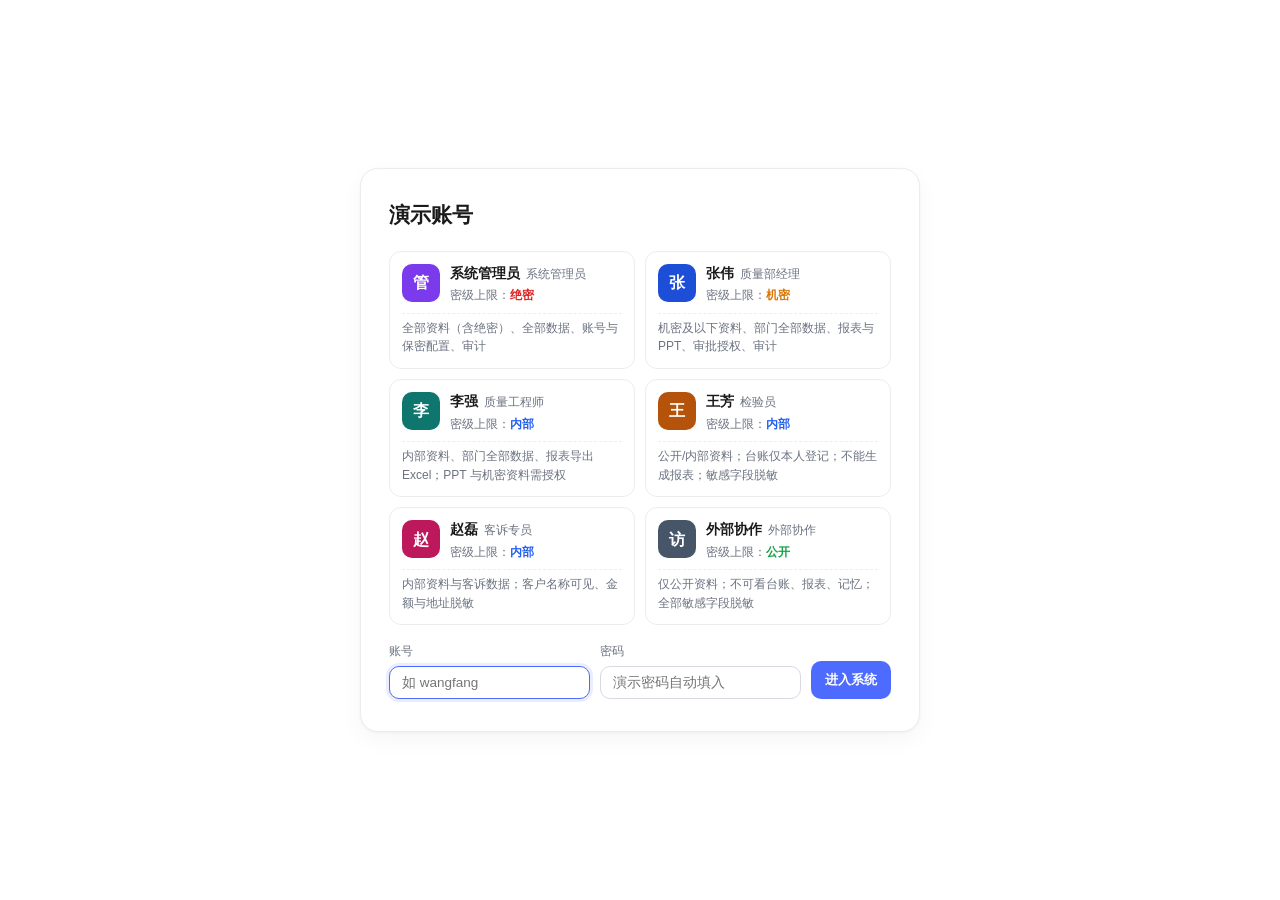
<file: index.html>
<!DOCTYPE html>
<html lang="zh-CN">
<head>
<meta charset="utf-8">
<meta name="viewport" content="width=device-width, initial-scale=1">
<title>质量部 AI 助手</title>
<link rel="stylesheet" href="./style.css">
<link rel="stylesheet" href="./deepseek-theme.css">
</head>
<body>

<!-- ==================== 登录页 ==================== -->
<div class="login-page" id="loginPage">
  <div class="login-left">
    <div class="login-brand">
      <div class="logo logo-lg">QA</div>
      <div>
        <h1>质量部 AI 助手</h1>
      </div>
    </div>
    <h2 class="login-slogan">查得准 · 有权限 · 留得住痕</h2>
    <p class="login-desc">
      同一套系统、同一批数据，登录的账号不同，能看到的资料、数据范围和可做的操作也不同。
      敏感字段自动脱敏，越权动作一律拦截并写入审计。
    </p>

    <div class="login-levels">
      <h3>资料密级</h3>
      <ul>
        <li><span class="lv-dot" style="background:#16a34a"></span><b>公开</b><span>可对外提供，如质量方针</span></li>
        <li><span class="lv-dot" style="background:#2563eb"></span><b>内部</b><span>质量部内部使用，如制度、检验记录</span></li>
        <li><span class="lv-dot" style="background:#d97706"></span><b>机密</b><span>限经理及以上或获批人员</span></li>
        <li><span class="lv-dot" style="background:#dc2626"></span><b>绝密</b><span>限管理员或专项授权</span></li>
      </ul>
      <p class="login-levels-note">越权提问不会看到内容，只提示命中了多少份受限资料。</p>
    </div>

    <div class="login-foot">质量部内部系统 · v0.3 演示 · 静态演示页：预置数据快照，非真实运行系统</div>
  </div>

  <div class="login-right">
    <div class="login-card">
      <div class="login-card-head">
        <h2 id="loginTitle">演示账号</h2>
        <p id="loginSub"></p>
      </div>

      <div class="account-grid" id="accountGrid">
        <p class="muted login-loading">正在读取演示账号…</p>
      </div>

      <form class="login-form" id="loginForm" autocomplete="off">
        <div class="login-fields">
          <label>账号
            <input id="loginUser" name="username" type="text" placeholder="如 wangfang" autocomplete="username" spellcheck="false">
          </label>
          <label>密码
            <input id="loginPass" name="password" type="password" placeholder="演示密码自动填入" autocomplete="current-password">
          </label>
          <button type="submit" class="primary login-submit" id="loginBtn">进入系统</button>
        </div>
        <p class="login-error hide" id="loginError" role="alert"></p>
        <div class="login-extra">
          <button type="button" class="ghost hide" id="loginBack">返回系统</button>
          <span class="muted" id="loginModeHint"></span>
        </div>
      </form>

    </div>
  </div>
</div>

<!-- ==================== 应用 ==================== -->
<div class="app hide" id="app">
  <div class="watermark" id="watermark" aria-hidden="true"></div>

  <header class="header">
    <div class="topbar">
      <div class="brand">
        <div class="logo">QA</div>
        <div>
          <h1>质量部 AI 助手</h1>
          
        </div>
      </div>

      <div class="top-right">
        <div class="status" id="status">
          <span class="dot" id="dot"></span>
          <span id="statusText">正在连接…</span>
          <span class="sep">|</span>
          <span id="statFiles">—</span>
        </div>

        <div class="user-pill" id="userPill" title="当前登录账号">
          <span class="avatar" id="userAvatar">王</span>
          <span class="u-name" id="userName">—</span>
          <span class="badge role" id="userRole">—</span>
          <span class="badge level" id="userLevel">—</span>
          <span class="badge grant hide" id="userGrant"></span>
        </div>

        <div class="top-actions">
          <button class="ghost" id="btnPanel" title="台账 / 报表 / 记忆 / 审计 / 权限 / 演示">台账 / 报表</button>
          <button class="ghost" id="btnMyPerm" title="查看我的权限与角色矩阵">我的权限</button>
          <button class="ghost" id="btnSwitch" title="切换演示账号">切换账号</button>
          <button class="ghost" id="btnLogout" title="退出登录">退出</button>
        </div>
      </div>
    </div>

    <div class="perm-bar" id="permBar">
      <span class="perm-text" id="permText">正在读取当前账号权限…</span>
      <button class="perm-close" id="permClose" title="关闭提示条" aria-label="关闭提示条">×</button>
    </div>
  </header>

  <div class="layout">
    <main class="chat" id="chat">
      <section class="welcome" id="welcome">
        <h2>你好</h2>

        <div class="chips" id="chips"></div>
        <p class="hint" id="welcomeMeta"></p>
      </section>
    </main>

    <aside id="panel" class="panel hide" aria-label="数据与安全侧栏">
      <div class="panel-head">
        <strong id="panelTitle">数据与安全</strong>
        <button class="icon" id="panelClose" title="关闭">×</button>
      </div>
      <div class="tabs" id="panelTabs"></div>
      <div id="panelBody" class="panel-body"><p class="muted">正在加载…</p></div>
    </aside>
  </div>

  <footer class="composer">
    <div class="inputwrap">
      <textarea id="q" rows="1" placeholder="输入问题，Enter 发送，Shift+Enter 换行"></textarea>
      <button id="send" title="发送">发送</button>
    </div>
    <div class="footnote">
      <span id="llmMode">检索模式：抽取式</span>
      <span class="sep">·</span>
      <span>静态演示：预置数据快照，不能查询新内容</span>
    </div>
  </footer>
</div>

<!-- ==================== 弹窗 ==================== -->
<div class="modal hide" id="modal" role="dialog" aria-modal="true" aria-labelledby="modalTitle">
  <div class="modal-mask" data-modal-close="1"></div>
  <div class="modal-card">
    <div class="modal-head">
      <h3 id="modalTitle">申请授权</h3>
      <button class="icon" data-modal-close="1" title="关闭" aria-label="关闭">×</button>
    </div>
    <div class="modal-body" id="modalBody"></div>
  </div>
</div>

<div class="toasts" id="toasts"></div>

<script src="./mock-api.js"></script>
<script src="./app.js"></script>
</body>
</html>
</file>
<file: style.css>
/* 质量部 AI 助手 · 演示版 v0.3 样式（无外部依赖，原生 CSS） */
:root {
  --bg: #f5f7fa;
  --card: #ffffff;
  --ink: #1f2937;
  --ink-2: #374151;
  --muted: #6b7280;
  --line: #e5e7eb;
  --brand: #1f4e78;
  --brand-2: #2c6597;
  --brand-weak: #e8f0f7;
  --brand-line: #c9d9e8;
  --warn: #b45309;
  --warn-bg: #fffbeb;
  --danger: #b91c1c;
  --radius: 14px;
  --shadow: 0 1px 2px rgba(16, 24, 40, .06), 0 8px 24px rgba(16, 24, 40, .05);
}
* { box-sizing: border-box; }
html, body { height: 100%; }
body {
  margin: 0;
  background: var(--bg);
  color: var(--ink);
  font: 15px/1.65 -apple-system, "Segoe UI", "Microsoft YaHei", "PingFang SC", sans-serif;
  overflow: hidden;
}
.hide { display: none !important; }
.muted { color: var(--muted); }
h1, h2, h3, h4 { font-weight: 650; }
button { font-family: inherit; }
button.primary {
  border: 0; background: var(--brand); color: #fff; border-radius: 8px;
  padding: 7px 14px; font-size: 13px; cursor: pointer; font-weight: 600;
}
button.primary:hover { background: var(--brand-2); }
button.primary:disabled { opacity: .55; cursor: default; }
button.ghost {
  border: 1px solid var(--line); background: #fff; color: var(--ink);
  padding: 5px 10px; border-radius: 8px; font-size: 12.5px; cursor: pointer;
}
button.ghost:hover { border-color: var(--brand); color: var(--brand); }
button.ghost.active { border-color: var(--brand); color: var(--brand); background: var(--brand-weak); }
button.ghost.danger { color: var(--danger); border-color: #fecaca; }
button.ghost.danger:hover { background: #fef2f2; border-color: var(--danger); }
button.icon {
  border: 0; background: transparent; font-size: 20px; line-height: 1;
  cursor: pointer; color: var(--muted); padding: 2px 6px;
}
button.icon:hover { color: var(--ink); }
input, select, textarea { font-family: inherit; }

/* ====================================================================
   登录页
==================================================================== */
.login-page {
  height: 100vh; overflow-y: auto; display: flex;
  background: #eef2f7;
}
.login-left {
  flex: 0 0 45%; min-width: 0;
  background:
    radial-gradient(900px 420px at 12% 0%, rgba(96, 165, 250, .18), transparent 60%),
    linear-gradient(155deg, #0d2f4d 0%, #1f4e78 48%, #0a2540 100%);
  color: #e8f1f9; padding: 46px 48px 30px; display: flex; flex-direction: column;
  position: relative; overflow: hidden;
}
.login-left::after {
  content: ""; position: absolute; inset: 0; pointer-events: none;
  background-image:
    linear-gradient(rgba(255, 255, 255, .045) 1px, transparent 1px),
    linear-gradient(90deg, rgba(255, 255, 255, .045) 1px, transparent 1px);
  background-size: 44px 44px;
  mask-image: linear-gradient(to bottom, rgba(0, 0, 0, .75), transparent 85%);
  -webkit-mask-image: linear-gradient(to bottom, rgba(0, 0, 0, .75), transparent 85%);
}
.login-left > * { position: relative; z-index: 1; }
.login-brand { display: flex; align-items: center; gap: 14px; }
.logo {
  width: 38px; height: 38px; border-radius: 10px; background: var(--brand);
  color: #fff; font-weight: 700; display: grid; place-items: center; letter-spacing: .5px;
  flex: 0 0 auto;
}
.logo-lg { width: 46px; height: 46px; border-radius: 12px; font-size: 18px; background: #fff; color: var(--brand); }
.login-brand h1 { font-size: 19px; margin: 0; color: #fff; letter-spacing: .5px; }
.login-brand p { margin: 0; font-size: 12.5px; color: rgba(232, 241, 249, .72); }
.login-slogan {
  font-size: 30px; line-height: 1.3; margin: 46px 0 12px;
  color: #fff; letter-spacing: 1px; font-weight: 700;
}
.login-desc { margin: 0; font-size: 14px; line-height: 1.9; color: rgba(232, 241, 249, .82); max-width: 440px; }
.login-levels { margin-top: 34px; max-width: 440px; }
.login-levels h3 { font-size: 12.5px; margin: 0 0 10px; color: rgba(232, 241, 249, .6); font-weight: 500; letter-spacing: 2px; }
.login-levels ul { list-style: none; margin: 0; padding: 0; display: flex; flex-direction: column; gap: 9px; }
.login-levels li { display: flex; align-items: center; gap: 8px; font-size: 12.5px; color: rgba(232, 241, 249, .7); }
.login-levels li b { color: #fff; font-weight: 600; min-width: 34px; }
.lv-dot { width: 8px; height: 8px; border-radius: 50%; flex: 0 0 8px; }
.login-levels-note { font-size: 12px; color: rgba(232, 241, 249, .55); margin: 12px 0 0; }
.login-foot { margin-top: auto; padding-top: 32px; font-size: 12px; color: rgba(232, 241, 249, .5); }

.login-right {
  flex: 1; min-width: 0; display: flex; align-items: center; justify-content: center;
  padding: 28px 32px;
}
.login-card {
  width: 100%; max-width: 660px; background: var(--card); border: 1px solid var(--line);
  border-radius: 16px; box-shadow: 0 12px 40px rgba(16, 24, 40, .10); padding: 22px 24px 16px;
}
.login-card-head h2 { margin: 0 0 4px; font-size: 19px; }
.login-card-head p { margin: 0 0 14px; font-size: 12.5px; color: var(--muted); }
.login-loading { grid-column: 1 / -1; font-size: 13px; margin: 6px 0; }
.account-grid { display: grid; grid-template-columns: repeat(2, 1fr); gap: 10px; }
.acc-card {
  text-align: left; display: grid; grid-template-columns: 38px 1fr; gap: 2px 10px;
  padding: 10px 12px; border: 1px solid var(--line); border-radius: 11px;
  background: #fff; cursor: pointer; position: relative; transition: border-color .15s, box-shadow .15s;
  font: inherit; color: var(--ink);
}
.acc-card:hover { border-color: var(--brand); box-shadow: 0 3px 12px rgba(31, 78, 120, .10); }
.acc-card.selected {
  border-color: var(--brand); background: #f6fafd;
  box-shadow: 0 0 0 2px rgba(31, 78, 120, .16);
}
.acc-card.selected::after {
  content: "✓"; position: absolute; right: 8px; top: 6px; color: var(--brand);
  font-size: 13px; font-weight: 700;
}
.acc-avatar {
  grid-row: 1 / 3; width: 38px; height: 38px; border-radius: 10px;
  display: grid; place-items: center; color: #fff; font-size: 16px; font-weight: 700;
}
.acc-name { font-size: 14px; font-weight: 650; line-height: 1.4; }
.acc-name .acc-role { font-size: 12px; font-weight: 500; color: var(--muted); margin-left: 6px; }
.acc-level { font-size: 12px; color: var(--muted); }
.acc-note {
  grid-column: 1 / -1; font-size: 12px; color: var(--muted); line-height: 1.55;
  margin-top: 5px; padding-top: 5px; border-top: 1px dashed var(--line);
}
.login-form { margin-top: 16px; }
.login-fields { display: grid; grid-template-columns: 1fr 1fr auto; gap: 10px; align-items: end; }
.login-fields label { font-size: 12px; color: var(--muted); display: flex; flex-direction: column; gap: 4px; }
.login-fields input {
  border: 1px solid var(--line); border-radius: 8px; padding: 8px 10px;
  font-size: 13.5px; color: var(--ink); outline: none; background: #fff; min-width: 0;
}
.login-fields input:focus { border-color: var(--brand); box-shadow: 0 0 0 2px rgba(31, 78, 120, .10); }
.login-submit { height: 36px; padding: 0 18px; font-size: 13.5px; }
.login-error { margin: 10px 0 0; color: var(--danger); font-size: 12.5px; background: #fef2f2; border: 1px solid #fecaca; border-radius: 8px; padding: 6px 10px; }
.login-extra { display: flex; align-items: center; gap: 10px; margin-top: 10px; font-size: 12px; }
.login-tip { margin: 14px 0 0; font-size: 12px; color: #9ca3af; }

/* ====================================================================
   应用框架 / 顶栏
==================================================================== */
.app { height: 100vh; display: flex; flex-direction: column; overflow: hidden; }
.header { position: sticky; top: 0; z-index: 20; background: var(--card); border-bottom: 1px solid var(--line); flex: 0 0 auto; }
.topbar {
  display: flex; align-items: center; justify-content: space-between;
  gap: 14px; padding: 10px 22px; flex-wrap: wrap;
}
.brand { display: flex; align-items: center; gap: 12px; min-width: 0; }
.topbar h1 { font-size: 16px; margin: 0; font-weight: 650; }
.sub { margin: 0; font-size: 12px; color: var(--muted); }
.top-right { display: flex; align-items: center; gap: 10px; flex-wrap: wrap; justify-content: flex-end; }
.status { display: flex; align-items: center; gap: 8px; font-size: 12.5px; color: var(--muted); flex-wrap: wrap; }
.dot { width: 8px; height: 8px; border-radius: 50%; background: #9ca3af; flex: 0 0 8px; }
.dot.ok { background: #10b981; }
.dot.busy { background: #f59e0b; animation: pulse 1.2s infinite; }
.dot.bad { background: #ef4444; }
@keyframes pulse { 50% { opacity: .35; } }
.sep { color: #d1d5db; }
.user-pill {
  display: flex; align-items: center; gap: 6px; padding: 3px 9px 3px 3px;
  background: #f8fafc; border: 1px solid var(--line); border-radius: 999px;
  max-width: 100%;
}
.user-pill .avatar {
  width: 27px; height: 27px; border-radius: 50%; display: grid; place-items: center;
  color: #fff; font-size: 12.5px; font-weight: 700; flex: 0 0 27px; background: var(--brand);
}
.user-pill .u-name { font-size: 13px; font-weight: 600; white-space: nowrap; }
.badge {
  font-size: 12px; line-height: 1.5; border-radius: 999px; padding: 0 8px;
  border: 1px solid transparent; white-space: nowrap;
}
.badge.grant { color: #047857; background: #ecfdf5; border-color: #a7f3d0; }
.top-actions { display: flex; gap: 6px; flex-wrap: wrap; }
.top-actions .ghost { padding: 5px 9px; font-size: 12.5px; }

/* 权限提示条 */
.perm-bar {
  display: flex; align-items: center; gap: 10px; padding: 6px 22px;
  background: #eef4fa; border-top: 1px solid #e3edf6; font-size: 12.5px; color: #24476a;
}
.perm-text { flex: 1; min-width: 0; line-height: 1.5; }
.perm-text b { font-weight: 650; }
.perm-text .grant-text { color: #047857; font-weight: 600; }
.perm-close {
  border: 0; background: transparent; color: #5b7c9c; cursor: pointer;
  font-size: 16px; line-height: 1; padding: 0 4px; flex: 0 0 auto;
}
.perm-close:hover { color: var(--brand); }

/* 水印 */
.watermark {
  position: fixed; inset: 0; z-index: 30; pointer-events: none;
  opacity: .055; background-repeat: repeat; background-position: 0 0;
}

/* ====================================================================
   对话区
==================================================================== */
.layout { flex: 1; display: flex; min-height: 0; }
.chat { flex: 1; overflow-y: auto; padding: 22px 22px 8px; min-width: 0; }
.welcome { max-width: 780px; margin: 5vh auto 0; text-align: center; }
.welcome.hide { display: none; }
.welcome h2 { font-size: 22px; margin: 0 0 8px; }
.welcome p { color: var(--muted); margin: 0 auto 18px; max-width: 600px; }
.chips { display: flex; flex-wrap: wrap; gap: 8px; justify-content: center; }
.chip {
  border: 1px solid var(--line); background: #fff; padding: 7px 14px;
  border-radius: 999px; font-size: 13px; cursor: pointer; color: var(--ink-2);
  transition: .15s;
}
.chip:hover { border-color: var(--brand); color: var(--brand); background: var(--brand-weak); }
.hint { font-size: 12px; color: #9ca3af; margin-top: 18px; line-height: 1.7; }

.msg { max-width: 880px; margin: 0 auto 20px; display: flex; gap: 12px; animation: fadein .12s ease-out; }
@keyframes fadein { from { opacity: 0; transform: translateY(3px); } to { opacity: 1; transform: none; } }
.msg .avatar {
  width: 30px; height: 30px; border-radius: 8px; flex: 0 0 30px;
  display: grid; place-items: center; font-size: 12.5px; font-weight: 700;
}
.msg.user { flex-direction: row-reverse; }
.msg.user .avatar { background: #e0f2fe; color: #0369a1; }
.msg.bot .avatar { background: var(--brand-weak); color: var(--brand); }
.bubble {
  background: var(--card); border: 1px solid var(--line); border-radius: var(--radius);
  padding: 14px 16px; box-shadow: var(--shadow); max-width: 100%; overflow-wrap: anywhere;
}
.msg.user .bubble { background: #eff6ff; border-color: #dbeafe; }
.bubble.refused { background: var(--warn-bg); border-color: #fde68a; }
.bubble.restricted {
  background: #fff7f7; border: 1.5px solid #dc2626;
  box-shadow: 0 0 0 3px rgba(220, 38, 38, .06), var(--shadow);
}
.restricted-head {
  display: flex; align-items: center; gap: 6px; color: var(--danger);
  font-size: 13px; font-weight: 700; margin-bottom: 7px;
}
.restricted-head svg { flex: 0 0 auto; }
.restricted-sub { font-weight: 500; color: #b45309; font-size: 12px; }
.restricted-actions { margin-top: 10px; display: flex; gap: 8px; flex-wrap: wrap; }
.bubble p { margin: 0 0 9px; }
.bubble p:last-child { margin-bottom: 0; }
.bubble ul { margin: 4px 0 10px; padding-left: 20px; }
.bubble li { margin: 3px 0; }
.bubble blockquote {
  margin: 10px 0 0; padding: 8px 12px; border-left: 3px solid var(--brand);
  background: #f9fafb; color: var(--muted); font-size: 13px; border-radius: 0 8px 8px 0;
}
.meta { font-size: 12px; color: var(--muted); margin-top: 10px; display: flex; gap: 7px; flex-wrap: wrap; align-items: center; }
.tag { background: #f3f4f6; border-radius: 6px; padding: 1px 7px; font-size: 12px; line-height: 1.7; }
.tag.mem { background: var(--brand-weak); color: var(--brand); }
.tag.slow { background: #fef3c7; color: var(--warn); }
.tag.leveltag { border: 1px solid transparent; }
.tag.masktag { background: #eff6ff; color: #1d4ed8; }
.tag.warntag {
  background: #fff7ed; color: #b45309; border: 1px solid #fdba74; cursor: pointer;
  font-family: inherit;
}
.tag.warntag:hover { background: #ffedd5; }
.denied-box {
  margin-top: 8px; font-size: 12.5px; color: #7c2d12; background: #fff7ed;
  border: 1px solid #fed7aa; border-radius: 8px; padding: 8px 10px; line-height: 1.7;
}
.denied-box p { margin: 0 0 6px; }
.denied-box .apply-btn { padding: 4px 12px; font-size: 12.5px; }
.meta.tips { color: #92400e; display: block; }
.meta.tips span { display: block; margin-top: 3px; }
.typing::after { content: "▍"; animation: blink 1s steps(1) infinite; }
@keyframes blink { 50% { opacity: 0; } }

/* 系统提示（模拟保存后的倒计时提示） */
.msg.sys { justify-content: center; }
.sys-bubble {
  font-size: 12.5px; color: var(--brand); background: var(--brand-weak);
  border: 1px dashed var(--brand-line); border-radius: 999px; padding: 5px 16px;
  text-align: center;
}

/* 来源卡片 */
.sources { max-width: 880px; margin: -8px auto 24px; }
.sources h4 { font-size: 12.5px; color: var(--muted); margin: 0 0 8px 42px; font-weight: 500; }
.src {
  display: flex; gap: 10px; padding: 10px 12px; background: #fff;
  border: 1px solid var(--line); border-radius: 10px; margin-left: 42px; margin-bottom: 8px;
}
.src .idx {
  flex: 0 0 22px; height: 22px; border-radius: 6px; background: var(--brand-weak);
  color: var(--brand); font-size: 12px; font-weight: 700; display: grid; place-items: center;
}
.src .body { flex: 1; min-width: 0; }
.src .name { font-weight: 600; font-size: 13.5px; }
.src .loc { font-size: 12px; color: var(--brand); margin: 2px 0 4px; }
.src .excerpt { font-size: 12.5px; color: var(--muted); }
.src .path { font-size: 12px; color: #9ca3af; word-break: break-all; margin-top: 4px; }
.src .ops { display: flex; flex-direction: column; gap: 6px; }
.src .ops button {
  border: 1px solid var(--line); background: #fff; border-radius: 6px; font-size: 12px;
  padding: 3px 8px; cursor: pointer; color: #4b5563; white-space: nowrap;
}
.src .ops button:hover { border-color: var(--brand); color: var(--brand); }
.src-level {
  display: inline-block; font-size: 12px; border-radius: 4px; padding: 0 6px;
  margin-left: 6px; border: 1px solid transparent; vertical-align: 1px;
}
.sources.in-bubble { margin: 12px 0 0; max-width: none; }
.sources.in-bubble h4 { margin-left: 0; }
.sources.in-bubble .src { margin-left: 0; }
sup.cite { color: var(--brand); font-size: 12px; margin: 0 1px; vertical-align: 1px; }

/* 报表卡片 */
.report {
  margin-top: 12px; border: 1px solid var(--line); border-radius: 10px;
  padding: 10px 12px; background: #f9fafb;
}
.report .kpis { display: flex; flex-wrap: wrap; gap: 8px; }
.report .kpis span {
  background: #fff; border: 1px solid var(--line); border-radius: 8px;
  padding: 4px 10px; font-size: 12px; color: var(--muted);
}
.report .kpis b { display: block; font-size: 15px; color: var(--brand); }
.report .files { display: flex; gap: 6px; flex-wrap: wrap; margin-top: 8px; align-items: center; }
.report .muted { color: var(--muted); font-size: 12px; margin-top: 6px; }
a.dl {
  display: inline-block; background: var(--brand-weak); color: var(--brand);
  border-radius: 6px; padding: 3px 10px; font-size: 12.5px; text-decoration: none;
}
a.dl:hover { background: var(--brand); color: #fff; }
.file-denied {
  display: inline-block; background: #f3f4f6; color: #9ca3af; border: 1px solid var(--line);
  border-radius: 6px; padding: 3px 10px; font-size: 12.5px; cursor: not-allowed;
}

/* ====================================================================
   输入区
==================================================================== */
.composer { padding: 10px 22px 14px; background: linear-gradient(to top, var(--bg) 60%, transparent); flex: 0 0 auto; }
.inputwrap {
  max-width: 880px; margin: 0 auto; display: flex; gap: 10px; align-items: flex-end;
  background: #fff; border: 1px solid var(--line); border-radius: 14px; padding: 8px 8px 8px 14px;
  box-shadow: var(--shadow);
}
.inputwrap:focus-within { border-color: var(--brand); }
textarea#q {
  flex: 1; border: 0; outline: 0; resize: none; font: inherit; max-height: 150px;
  padding: 6px 0; background: transparent; color: var(--ink);
}
#send {
  border: 0; background: var(--brand); color: #fff; border-radius: 10px;
  padding: 9px 18px; font-size: 14px; cursor: pointer; font-weight: 600;
}
#send:disabled { opacity: .5; cursor: default; }
.footnote {
  max-width: 880px; margin: 8px auto 0; font-size: 12px; color: #9ca3af;
  display: flex; gap: 8px; flex-wrap: wrap;
}

/* ====================================================================
   侧栏
==================================================================== */
.panel {
  width: 420px; flex: 0 0 420px; background: var(--card);
  border-left: 1px solid var(--line); display: flex; flex-direction: column;
  min-height: 0;
}
.panel.hide { display: none; }
.panel-head {
  display: flex; align-items: center; justify-content: space-between;
  padding: 11px 16px; border-bottom: 1px solid var(--line);
}
.panel-head strong { font-size: 14px; }
.tabs { display: flex; gap: 2px; padding: 7px 10px 0; border-bottom: 1px solid var(--line); overflow-x: auto; }
.tab {
  border: 0; background: transparent; padding: 8px 9px; font-size: 12.5px;
  color: var(--muted); cursor: pointer; border-bottom: 2px solid transparent; white-space: nowrap;
}
.tab:hover { color: var(--brand); }
.tab.active { color: var(--brand); border-bottom-color: var(--brand); font-weight: 600; }
.panel-body { padding: 13px 15px 28px; overflow-y: auto; flex: 1; font-size: 13px; }
.panel-body h4 { font-size: 12.5px; margin: 15px 0 8px; color: var(--ink-2); }
.panel-body .muted { color: var(--muted); }
.panel-body .bad { color: var(--danger); }
.panel-empty { color: var(--muted); font-size: 12.5px; line-height: 1.8; background: #f8fafc; border: 1px dashed var(--line); border-radius: 10px; padding: 12px; }
.p-actions { display: flex; flex-wrap: wrap; gap: 6px; margin-bottom: 12px; }
.p-actions .primary {
  border: 0; background: var(--brand); color: #fff; border-radius: 8px;
  padding: 6px 12px; font-size: 12.5px; cursor: pointer;
}
.p-actions .ghost, a.ghost {
  border: 1px solid var(--line); background: #fff; color: var(--ink);
  border-radius: 8px; padding: 5px 10px; font-size: 12.5px; cursor: pointer;
  text-decoration: none; display: inline-block;
}
.p-actions .ghost:hover, a.ghost:hover { border-color: var(--brand); color: var(--brand); }
.p-kpis { display: grid; grid-template-columns: repeat(4, 1fr); gap: 8px; margin: 10px 0 12px; }
.p-kpis > div {
  background: #f8fafc; border: 1px solid var(--line); border-radius: 10px;
  padding: 8px 4px; text-align: center;
}
.p-kpis b { display: block; font-size: 17px; color: var(--brand); }
.p-kpis span { font-size: 12px; color: var(--muted); }
.p-table { width: 100%; border-collapse: collapse; font-size: 12.5px; }
.p-table th, .p-table td { padding: 6px 4px; border-bottom: 1px solid var(--line); text-align: left; }
.p-table th { font-weight: 500; color: var(--muted); font-size: 12px; }
.p-table .r { text-align: right; }
.state { font-size: 12px; padding: 0 6px; border-radius: 999px; background: #f3f4f6; white-space: nowrap; }
.state.ok { background: #dcfce7; color: #166534; }
.state.error { background: #fee2e2; color: #991b1b; }
.state.empty { background: #fef3c7; color: #92400e; }
.state.missing { background: #e5e7eb; color: #4b5563; }
.badge-count { background: #fee2e2; color: #991b1b; border-radius: 999px; padding: 0 6px; font-size: 12px; }
.conflicts, .versions, .events { margin: 0; padding-left: 0; list-style: none; }
.conflicts li, .versions li, .events li {
  padding: 6px 0; border-bottom: 1px dashed var(--line); font-size: 12.5px;
  display: flex; justify-content: space-between; gap: 8px; align-items: flex-start;
}
.conflicts code { font-size: 12px; color: #6b7280; word-break: break-all; }
.pathline { font-size: 12px; color: var(--muted); margin: 4px 0; }
.pathline code { word-break: break-all; }
button.mini {
  border: 1px solid var(--line); background: #fff; border-radius: 6px;
  font-size: 12px; padding: 2px 8px; cursor: pointer; color: #4b5563;
}
button.mini:hover { border-color: var(--brand); color: var(--brand); }
.scope-banner {
  background: var(--brand-weak); border: 1px solid var(--brand-line); border-radius: 9px;
  padding: 7px 10px; font-size: 12.5px; color: var(--brand); margin-bottom: 10px; line-height: 1.6;
}
.scope-banner b { font-weight: 650; }
.scope-banner .hidden-note { color: #b45309; display: block; }
.rec-search { display: flex; gap: 6px; margin: 8px 0; }
.rec-search input {
  flex: 1; min-width: 0; border: 1px solid var(--line); border-radius: 7px;
  padding: 5px 8px; font-size: 12.5px;
}
.rec-hit { font-size: 12px; color: var(--muted); margin: 4px 0; }
.p-report { border: 1px solid var(--line); border-radius: 10px; padding: 10px 12px; margin-bottom: 10px; }
.p-report .t { font-weight: 600; margin-bottom: 2px; font-size: 13px; }
.p-report .links { margin-top: 6px; display: flex; gap: 6px; flex-wrap: wrap; }
.terms { display: flex; flex-wrap: wrap; gap: 6px; }
.term { background: #f3f4f6; border-radius: 999px; padding: 2px 9px; font-size: 12px; }
.p-msg { background: #ecfdf5; color: #065f46; border-radius: 8px; padding: 6px 10px; margin-bottom: 10px; font-size: 12.5px; }
.p-msg.bad { background: #fef2f2; color: #991b1b; }

/* 审计 */
.audit-filters { display: flex; gap: 6px; margin: 8px 0; flex-wrap: wrap; }
.audit-filters select, .audit-filters input {
  border: 1px solid var(--line); border-radius: 7px; padding: 5px 7px;
  font-size: 12.5px; background: #fff; min-width: 0;
}
.audit-filters input { flex: 1; }
.audit-table { width: 100%; border-collapse: collapse; font-size: 12px; table-layout: fixed; }
.audit-table th, .audit-table td { padding: 5px 4px; border-bottom: 1px solid var(--line); text-align: left; vertical-align: top; }
.audit-table th { color: var(--muted); font-weight: 500; }
.audit-table td.detail { color: var(--ink-2); word-break: break-all; }
.audit-table .col-time { width: 64px; }
.audit-table .col-user { width: 58px; }
.audit-table .col-act { width: 64px; }
.audit-table .col-res { width: 42px; }
.res-ok { color: #047857; }
.res-denied { color: var(--danger); font-weight: 600; }
.res-error { color: var(--warn); }
.pending-wrap { margin-bottom: 12px; }
.pending-card {
  border: 1px solid #fcd34d; background: #fffbeb; border-radius: 10px;
  padding: 9px 11px; margin-bottom: 8px; font-size: 12.5px;
}
.pending-head { display: flex; justify-content: space-between; gap: 8px; align-items: center; margin-bottom: 4px; }
.pending-who { font-weight: 650; }
.pending-reason { color: #7c2d12; background: #fff; border: 1px solid #fde68a; border-radius: 6px; padding: 5px 8px; margin: 5px 0; line-height: 1.6; }
.pending-ops { display: flex; gap: 6px; align-items: center; flex-wrap: wrap; }
.pending-ops select, .pending-ops input {
  border: 1px solid var(--line); border-radius: 6px; padding: 3px 6px;
  font-size: 12px; background: #fff; min-width: 0;
}
.pending-ops input { flex: 1; min-width: 90px; }
.pending-ops .primary { padding: 4px 10px; font-size: 12px; }
.pending-ops .ghost { padding: 3px 9px; font-size: 12px; }

/* 权限页 */
.perm-card { border: 1px solid var(--brand-line); border-radius: 11px; background: #f7fafd; padding: 11px 12px; margin-bottom: 12px; }
.perm-card .who { display: flex; align-items: center; gap: 8px; flex-wrap: wrap; margin-bottom: 6px; }
.perm-card .who b { font-size: 14px; }
.perm-card .kv { display: grid; grid-template-columns: 76px 1fr; gap: 4px 8px; font-size: 12.5px; line-height: 1.7; }
.perm-card .kv .k { color: var(--muted); }
.feature-grid { display: grid; grid-template-columns: repeat(2, 1fr); gap: 4px 8px; margin-top: 8px; font-size: 12.5px; }
.feature-grid span { display: flex; align-items: center; gap: 5px; }
.feature-grid .yes { color: #047857; font-weight: 700; }
.feature-grid .no { color: #cbd5e1; font-weight: 700; }
.matrix-wrap { overflow-x: auto; border: 1px solid var(--line); border-radius: 9px; }
.matrix { border-collapse: collapse; font-size: 12px; min-width: 660px; }
.matrix th, .matrix td { border-bottom: 1px solid var(--line); padding: 5px 6px; text-align: center; white-space: nowrap; }
.matrix thead th { background: #f8fafc; color: var(--muted); font-weight: 500; font-size: 12px; }
.matrix td.role, .matrix th.role { text-align: left; position: sticky; left: 0; background: #fff; z-index: 1; min-width: 96px; }
.matrix thead th.role { background: #f8fafc; z-index: 2; }
.matrix tr.own td { background: #eef4fa; }
.matrix tr.own td.role { background: #e3eef8; font-weight: 650; }
.matrix .yes { color: #059669; font-weight: 700; }
.matrix .no { color: #cbd5e1; }
.level-legend { display: flex; flex-direction: column; gap: 6px; margin-top: 8px; }
.level-legend li { display: flex; align-items: center; gap: 7px; font-size: 12.5px; color: var(--ink-2); list-style: none; }
.level-legend .lv-dot { width: 9px; height: 9px; border-radius: 50%; flex: 0 0 9px; }
.level-legend b { min-width: 34px; }
.level-legend .desc { color: var(--muted); }

/* 演示控制台 */
.demo-head { margin-bottom: 10px; }
.demo-head h3 { margin: 0 0 4px; font-size: 14px; }
.demo-head p { margin: 0 0 8px; font-size: 12.5px; color: var(--muted); line-height: 1.7; }
.sc-card {
  border: 1px solid var(--line); border-radius: 11px; padding: 10px 12px;
  margin-bottom: 9px; background: #fff; transition: border-color .15s, box-shadow .15s;
}
.sc-card.active { border-color: var(--brand); background: #f7fafd; box-shadow: 0 0 0 2px rgba(31, 78, 120, .14); }
.sc-head { display: flex; align-items: center; gap: 7px; flex-wrap: wrap; font-size: 12px; color: var(--muted); margin-bottom: 4px; }
.sc-id { background: var(--brand); color: #fff; border-radius: 5px; padding: 0 6px; font-weight: 700; font-size: 12px; }
.sc-phase { color: var(--brand); }
.sc-min { margin-left: auto; }
.sc-title { font-size: 13.5px; font-weight: 650; margin-bottom: 5px; line-height: 1.5; }
.sc-line { font-size: 12.5px; line-height: 1.7; color: var(--ink-2); }
.sc-line b { font-weight: 600; }
.sc-q { color: var(--brand); background: var(--brand-weak); border-radius: 6px; padding: 3px 7px; margin: 5px 0; font-size: 12.5px; }
.sc-why, .sc-expect { font-size: 12.5px; color: var(--muted); line-height: 1.7; }
.sc-why b, .sc-expect b { color: var(--ink-2); font-weight: 600; }
.sc-ops { display: flex; gap: 6px; margin-top: 8px; flex-wrap: wrap; }
.sc-ops .primary { padding: 4px 12px; font-size: 12.5px; }
.sc-ops .ghost { padding: 3px 10px; font-size: 12.5px; }
.sc-ops .countdown { color: var(--warn); font-size: 12px; align-self: center; }
.demo-foot { font-size: 12px; color: #9ca3af; margin-top: 10px; }

/* ====================================================================
   弹窗 / 提示
==================================================================== */
.modal { position: fixed; inset: 0; z-index: 60; display: flex; align-items: center; justify-content: center; }
.modal-mask { position: absolute; inset: 0; background: rgba(15, 23, 42, .45); }
.modal-card {
  position: relative; width: 460px; max-width: 92vw; max-height: 88vh; overflow: auto;
  background: #fff; border-radius: 14px; box-shadow: 0 24px 60px rgba(15, 23, 42, .28);
  animation: modalIn .15s ease-out;
}
@keyframes modalIn { from { opacity: 0; transform: translateY(6px) scale(.99); } to { opacity: 1; transform: none; } }
.modal-head {
  display: flex; align-items: center; justify-content: space-between;
  padding: 14px 18px; border-bottom: 1px solid var(--line);
}
.modal-head h3 { margin: 0; font-size: 15px; }
.modal-body { padding: 14px 18px 18px; font-size: 13px; }
.modal-row { display: flex; align-items: center; gap: 8px; margin-bottom: 8px; font-size: 13px; }
.modal-label { display: block; font-size: 12.5px; color: var(--ink-2); margin-top: 10px; }
.modal-label .req { color: var(--danger); }
.modal-label .muted { font-weight: 400; margin-left: 6px; font-size: 12px; }
.modal-label textarea {
  display: block; width: 100%; margin-top: 6px; border: 1px solid var(--line);
  border-radius: 8px; padding: 8px 10px; font-size: 13px; resize: vertical;
  min-height: 76px; outline: none; color: var(--ink);
}
.modal-label textarea:focus { border-color: var(--brand); box-shadow: 0 0 0 2px rgba(31, 78, 120, .10); }
.modal-actions { display: flex; justify-content: flex-end; gap: 8px; margin-top: 14px; }
.modal-error { margin: 8px 0 0; color: var(--danger); font-size: 12.5px; }
.modal-hint { color: var(--muted); font-size: 12.5px; line-height: 1.7; margin: 6px 0 0; }

.toasts {
  position: fixed; left: 50%; bottom: 92px; transform: translateX(-50%);
  z-index: 200; display: flex; flex-direction: column; gap: 8px; align-items: center;
  pointer-events: none; max-width: 90vw;
}
.toast {
  background: #111827; color: #fff; border-radius: 999px; padding: 8px 18px;
  font-size: 13px; box-shadow: var(--shadow); animation: fadein .12s ease-out;
  max-width: 620px; text-align: center;
}
.toast.bad { background: #b91c1c; }
.toast.good { background: #065f46; }

/* ====================================================================
   响应式
==================================================================== */
@media (max-width: 1500px) {
  .login-left { flex-basis: 44%; padding: 38px 40px 26px; }
  .login-slogan { font-size: 27px; margin-top: 38px; }
}
@media (max-width: 1200px) {
  .login-left { flex-basis: 42%; padding: 30px 32px 22px; }
  .login-card { max-width: 600px; }
  .topbar { padding: 9px 16px; }
  .perm-bar { padding: 6px 16px; }
  .chat { padding: 18px 16px 6px; }
  .composer { padding: 8px 16px 12px; }
}
@media (max-width: 1000px) {
  .login-page { flex-direction: column; }
  .login-left { flex: 0 0 auto; padding: 26px 26px 22px; }
  .login-slogan { margin-top: 22px; font-size: 24px; }
  .login-levels { display: none; }
  .login-foot { padding-top: 16px; }
  .login-right { padding: 18px 16px 30px; }
  .login-card { max-width: 720px; }
}
@media (max-width: 900px) {
  .panel {
    position: fixed; right: 0; top: 0; bottom: 0; width: min(94vw, 420px);
    z-index: 50; box-shadow: -8px 0 30px rgba(0, 0, 0, .12);
  }
  .top-right { gap: 7px; }
  .status #statusText { display: none; }
  .status .sep { display: none; }
}
@media (max-width: 720px) {
  .account-grid { grid-template-columns: 1fr; }
  .login-fields { grid-template-columns: 1fr; }
  .login-submit { width: 100%; }
  .p-kpis { grid-template-columns: repeat(2, 1fr); }
  .src { margin-left: 0; }
  .sources h4 { margin-left: 0; }
}
</file>
<file: deepseek-theme.css>
/* ==========================================================================
   DeepSeek 风格主题（覆盖层）
   只改视觉，不动结构：布局、配色、圆角、字号参照 DeepSeek 对话界面。
   加载顺序：style.css → 本文件。
   ========================================================================== */

:root {
  --bg: #ffffff;
  --card: #ffffff;
  --ink: #1a1a1a;
  --ink-2: #3a3a3a;
  --muted: #6b7280;
  --line: #ececf1;
  --brand: #4d6bfe;
  --brand-2: #3b5bdb;
  --brand-weak: #eef2ff;
  --brand-line: #dbe3ff;
  --warn: #b45309;
  --warn-bg: #fffbeb;
  --danger: #d33;
  --radius: 12px;
  --shadow: 0 1px 3px rgba(17, 24, 39, .04), 0 8px 24px rgba(17, 24, 39, .04);
}

body {
  background: #fff;
  color: var(--ink);
  font: 15px/1.7 -apple-system, "PingFang SC", "Microsoft YaHei", "Segoe UI", sans-serif;
  -webkit-font-smoothing: antialiased;
}

/* ---------- 登录页：改成居中一张卡片 ---------- */
.login-page {
  background: #fff;
  align-items: center;
  justify-content: center;
  padding: 32px 16px;
}
.login-left { display: none; }
.login-right {
  width: 100%;
  max-width: 560px;
  padding: 0;
  display: flex;
  justify-content: center;
}
.login-card {
  width: 100%;
  max-width: 560px;
  background: #fff;
  border: 1px solid var(--line);
  border-radius: 18px;
  box-shadow: var(--shadow);
  padding: 28px 28px 22px;
}
.login-right::before {
  content: "";
  display: none;
}
.login-card-head h2 { font-size: 21px; margin: 0 0 6px; }
.login-card-head p { font-size: 13px; margin: 0 0 18px; }
.account-grid { grid-template-columns: repeat(2, 1fr); gap: 10px; }
.acc-card {
  border: 1px solid var(--line);
  border-radius: 12px;
  padding: 12px;
  background: #fff;
  text-align: left;
  transition: border-color .15s, background .15s;
}
.acc-card:hover { border-color: var(--brand); background: #fafbff; box-shadow: none; }
.acc-card.selected { border-color: var(--brand); background: var(--brand-weak); }
.acc-avatar { border-radius: 10px; }
.login-fields input {
  border: 1px solid #d9d9e3;
  border-radius: 10px;
  padding: 8px 12px;
  background: #fff;
}
.login-fields input:focus { border-color: var(--brand); box-shadow: 0 0 0 3px rgba(77, 107, 254, .12); }
.login-submit { border-radius: 10px; height: 38px; padding: 0 20px; }

/* ---------- 顶部栏：细一点 ---------- */
.header { border-bottom: 1px solid var(--line); background: #fff; }
.topbar { padding: 10px 18px; min-height: 56px; }
.logo { width: 32px; height: 32px; border-radius: 9px; background: var(--brand); color: #fff; font-size: 13px; }
.topbar h1 { font-size: 15px; }
.sub { font-size: 11.5px; }
.top-actions .ghost { border-radius: 999px; border-color: var(--line); font-size: 12.5px; padding: 5px 12px; }
.top-actions .ghost:hover { border-color: var(--brand); color: var(--brand); }
.user-pill { border-radius: 999px; border-color: var(--line); }
.perm-bar { background: #f7f8ff; border-bottom: 1px solid var(--line); font-size: 12.5px; }

/* ---------- 布局：侧栏移到左侧 ---------- */
.layout { flex-direction: row-reverse; }
.panel {
  width: 272px;
  background: #fafafb;
  border-left: 0;
  border-right: 1px solid var(--line);
}
.panel-head { padding: 14px 16px 8px; border-bottom: 0; }
.panel-head strong { font-size: 14px; font-weight: 650; }
.tabs { border-bottom: 1px solid var(--line); padding: 0 8px; gap: 0; }
.tab { border-radius: 8px 8px 0 0; font-size: 12px; padding: 7px 9px; }
.panel-body { padding: 14px 16px; font-size: 13px; }

/* ---------- 对话区 ---------- */
.chat { padding: 28px 20px 10px; background: #fff; }
.welcome { max-width: 760px; margin: 12vh auto 0; text-align: center; }
.welcome h2 { font-size: 28px; font-weight: 650; letter-spacing: .5px; margin: 0 0 10px; }
.welcome p { font-size: 14px; color: var(--muted); max-width: 560px; }
.chips { gap: 10px; margin-top: 6px; }
.chip {
  border: 1px solid var(--line);
  border-radius: 999px;
  background: #fafafa;
  padding: 8px 16px;
  font-size: 13px;
  color: var(--ink-2);
  transition: background .15s, border-color .15s;
}
.chip:hover { background: #f2f4ff; border-color: var(--brand-line); color: var(--brand); }
.hint { font-size: 11.5px; color: #9aa0a6; }

.msg { max-width: 760px; gap: 14px; margin-bottom: 26px; }
.msg .avatar { width: 30px; height: 30px; border-radius: 50%; font-size: 12px; }
.msg.bot .avatar { background: var(--brand); color: #fff; }
.msg.user .avatar { background: #f0f0f2; color: #555; }
.msg.user .bubble {
  background: #f0f2ff;
  border: 0;
  border-radius: 18px 18px 4px 18px;
  padding: 10px 15px;
  max-width: 78%;
}
.msg.bot .bubble {
  background: transparent;
  border: 0;
  padding: 0;
  box-shadow: none;
  max-width: 100%;
}
.bubble.restricted {
  background: #fffaf0;
  border: 1px solid #fde8b8;
  border-radius: 14px;
  padding: 14px 16px;
}
.bubble.refused {
  background: #fffaf0;
  border: 1px solid #fde8b8;
  border-radius: 14px;
  padding: 14px 16px;
}
.bubble p { margin: 0 0 10px; }
.bubble h4 { font-size: 14px; margin: 14px 0 6px; }
.bubble blockquote {
  border-left: 3px solid var(--brand-line);
  background: #fafbff;
  margin: 8px 0;
  padding: 8px 12px;
  border-radius: 0 8px 8px 0;
}
.meta { gap: 6px; margin-top: 12px; }
.tag { background: #f4f5f7; border-radius: 6px; font-size: 11.5px; padding: 1px 8px; }
.tag.mem { background: var(--brand-weak); color: var(--brand); }
.tag.masktag { background: #eef2ff; color: var(--brand-2); }
.tag.warntag { background: #fff4e5; color: #b45309; }

/* 来源卡片 */
.sources { max-width: 760px; }
.sources h4 { margin-left: 44px; }
.src {
  background: #fff;
  border: 1px solid var(--line);
  border-radius: 12px;
  padding: 12px 14px;
  margin-bottom: 8px;
  box-shadow: none;
}
.src:hover { border-color: var(--brand-line); }
.src .loc { color: var(--brand); font-size: 11.5px; }
.src .idx { background: var(--brand-weak); color: var(--brand); border-radius: 6px; }

/* ---------- 输入区：DeepSeek 那种大圆角框 ---------- */
.composer {
  background: #fff;
  padding: 10px 20px 16px;
  border-top: 0;
}
.inputwrap {
  max-width: 760px;
  margin: 0 auto;
  background: #fff;
  border: 1px solid #d9d9e3;
  border-radius: 26px;
  padding: 9px 9px 9px 18px;
  display: flex;
  align-items: flex-end;
  gap: 10px;
  box-shadow: 0 2px 10px rgba(17, 24, 39, .05);
  transition: border-color .15s, box-shadow .15s;
}
.inputwrap:focus-within {
  border-color: var(--brand);
  box-shadow: 0 0 0 4px rgba(77, 107, 254, .10);
}
.inputwrap textarea {
  border: 0;
  outline: none;
  background: transparent;
  resize: none;
  font-size: 15px;
  line-height: 1.6;
  padding: 6px 0;
  max-height: 180px;
  flex: 1;
}
#send {
  flex: 0 0 34px;
  width: 34px;
  height: 34px;
  border: 0;
  border-radius: 50%;
  background: var(--brand);
  color: #fff;
  font-size: 0;
  padding: 0;
  cursor: pointer;
  transition: background .15s, transform .1s;
}
#send::after {
  content: "";
  display: block;
  width: 17px;
  height: 17px;
  margin: 8.5px auto;
  background: url("data:image/svg+xml,%3Csvg xmlns='http://www.w3.org/2000/svg' viewBox='0 0 24 24' fill='none' stroke='%23ffffff' stroke-width='2.6' stroke-linecap='round' stroke-linejoin='round'%3E%3Cpath d='M12 19V5M5 12l7-7 7 7'/%3E%3C/svg%3E") center / 17px 17px no-repeat;
}
#send:hover { background: var(--brand-2); }
#send:disabled { background: #c9cfdd; cursor: default; }
.footnote {
  max-width: 760px;
  margin: 10px auto 0;
  text-align: center;
  font-size: 11.5px;
  color: #9aa0a6;
  gap: 6px;
}

/* ---------- 其他 ---------- */
.watermark { color: var(--brand); opacity: .022; }
.modal-card { border-radius: 16px; box-shadow: 0 12px 40px rgba(17, 24, 39, .12); }
.modal-mode { border-radius: 12px; }
.report { background: #fafbff; border: 1px solid var(--brand-line); border-radius: 12px; }
.report .kpis b { color: var(--brand); }
button.primary { border-radius: 10px; background: var(--brand); }
button.primary:hover { background: var(--brand-2); }
.btn-sys { border-radius: 999px; }

/* ---------- 移动端 ---------- */
@media (max-width: 860px) {
  .topbar { padding: 8px 12px; min-height: 52px; flex-wrap: nowrap; gap: 8px; }
  .brand { gap: 8px; }
  .brand .sub { display: none; }
  .topbar h1 { font-size: 13px; white-space: nowrap; }
  .top-right { flex-wrap: wrap; justify-content: flex-end; gap: 6px; }
  .status { display: none; }
  .top-actions { gap: 4px; }
  .top-actions .ghost { padding: 4px 8px; font-size: 11px; }
  .user-pill { padding: 3px 8px; }
  .user-pill .u-name { font-size: 12px; }
  .perm-bar { padding: 6px 12px; font-size: 11.5px; }
  .layout { flex-direction: column; }
  .panel {
    position: fixed;
    inset: 0 0 0 auto;
    width: min(88vw, 340px);
    z-index: 40;
    box-shadow: -8px 0 30px rgba(17, 24, 39, .10);
  }
  .chat { padding: 20px 14px 8px; }
  .welcome { margin-top: 8vh; }
  .welcome h2 { font-size: 23px; }
  .msg { gap: 10px; margin-bottom: 22px; }
  .composer { padding: 8px 12px 12px; }
  .inputwrap { border-radius: 22px; padding-left: 14px; }
  .footnote { font-size: 11px; padding: 0 8px; }
  .account-grid { grid-template-columns: 1fr; }
}
</file>
